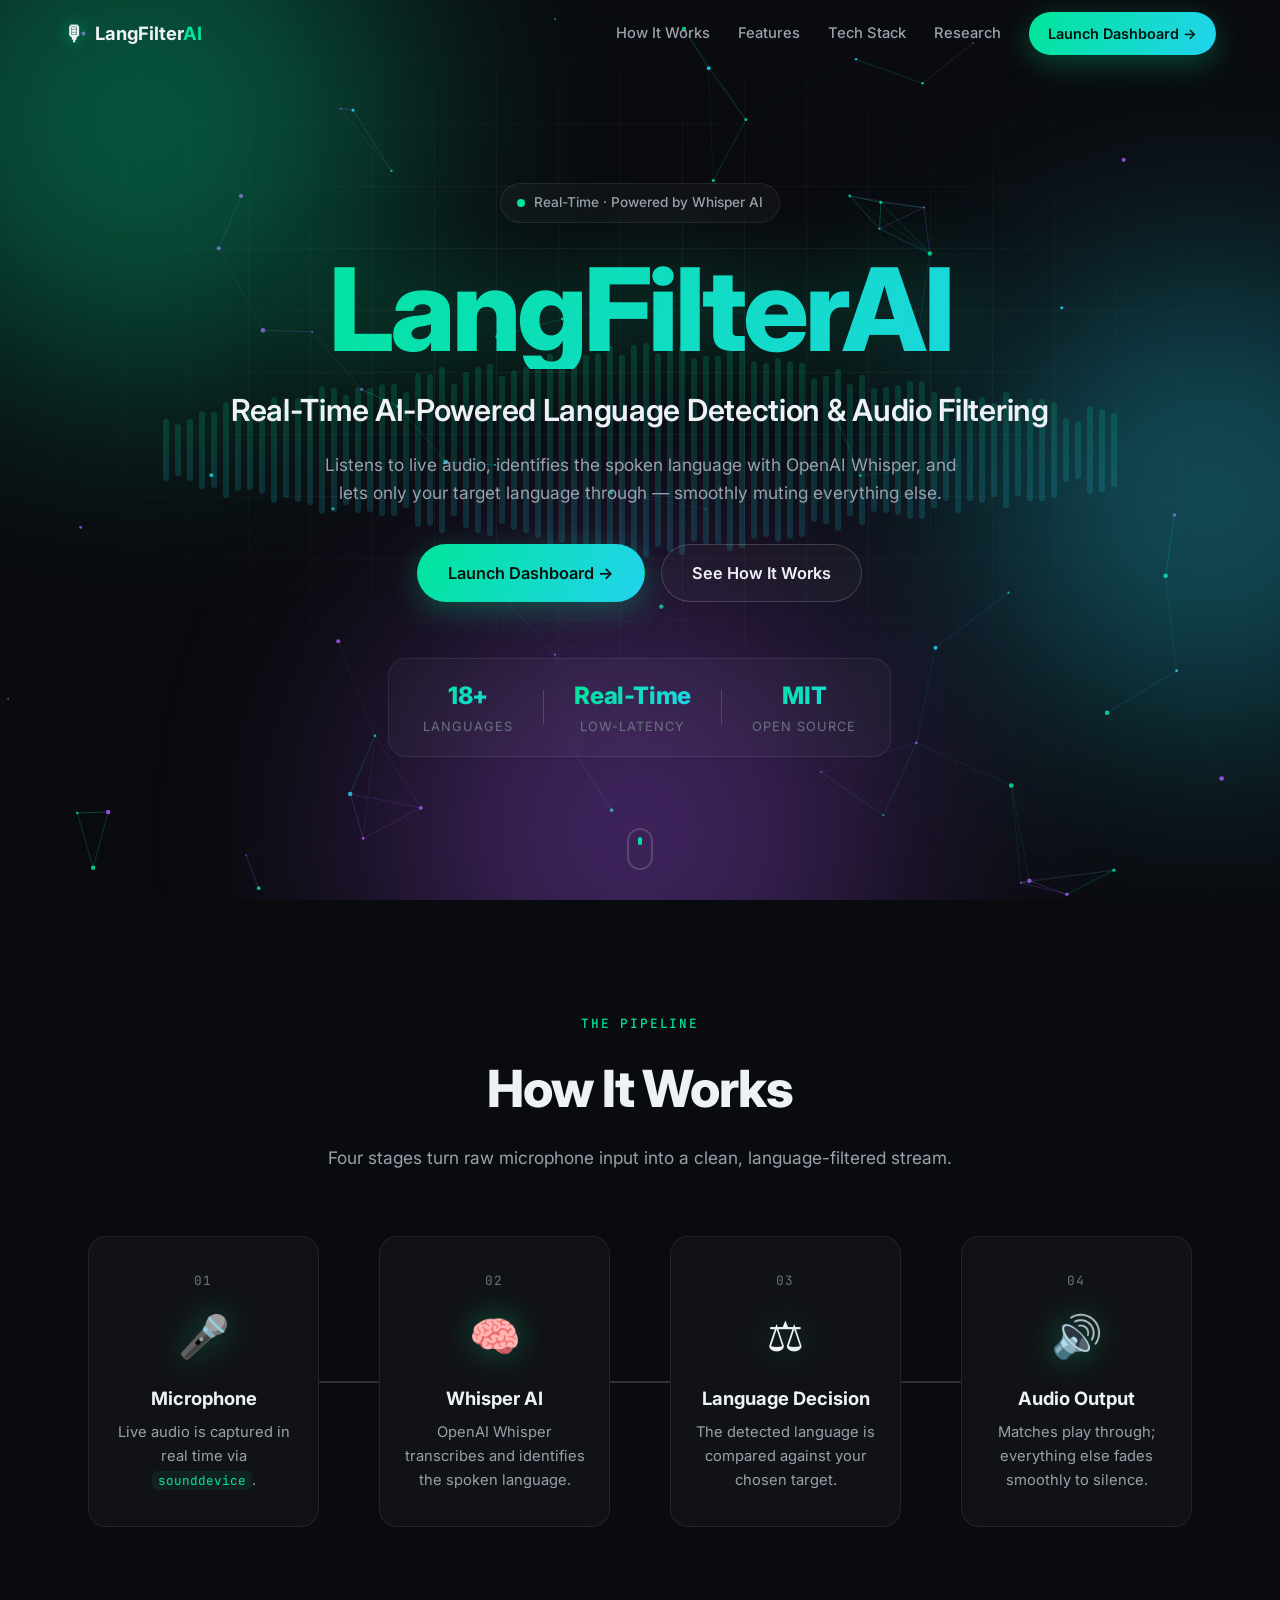
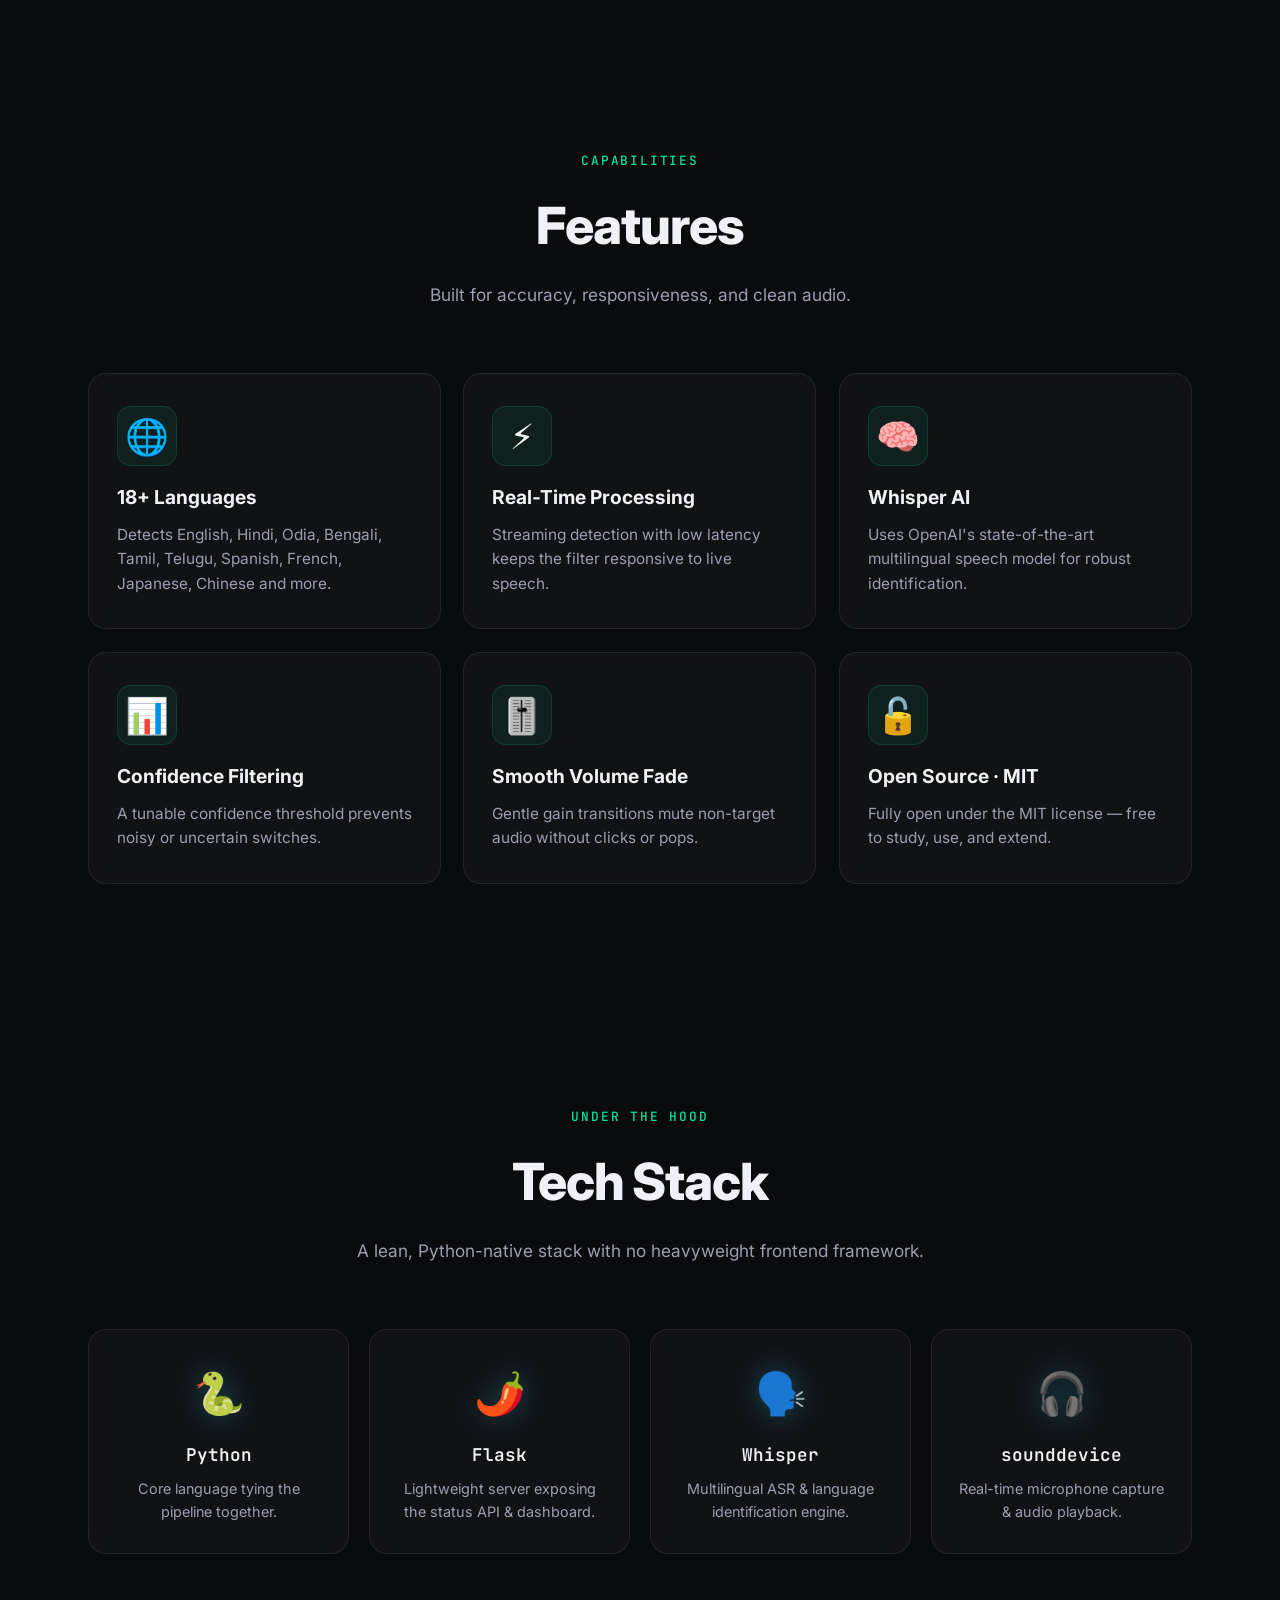
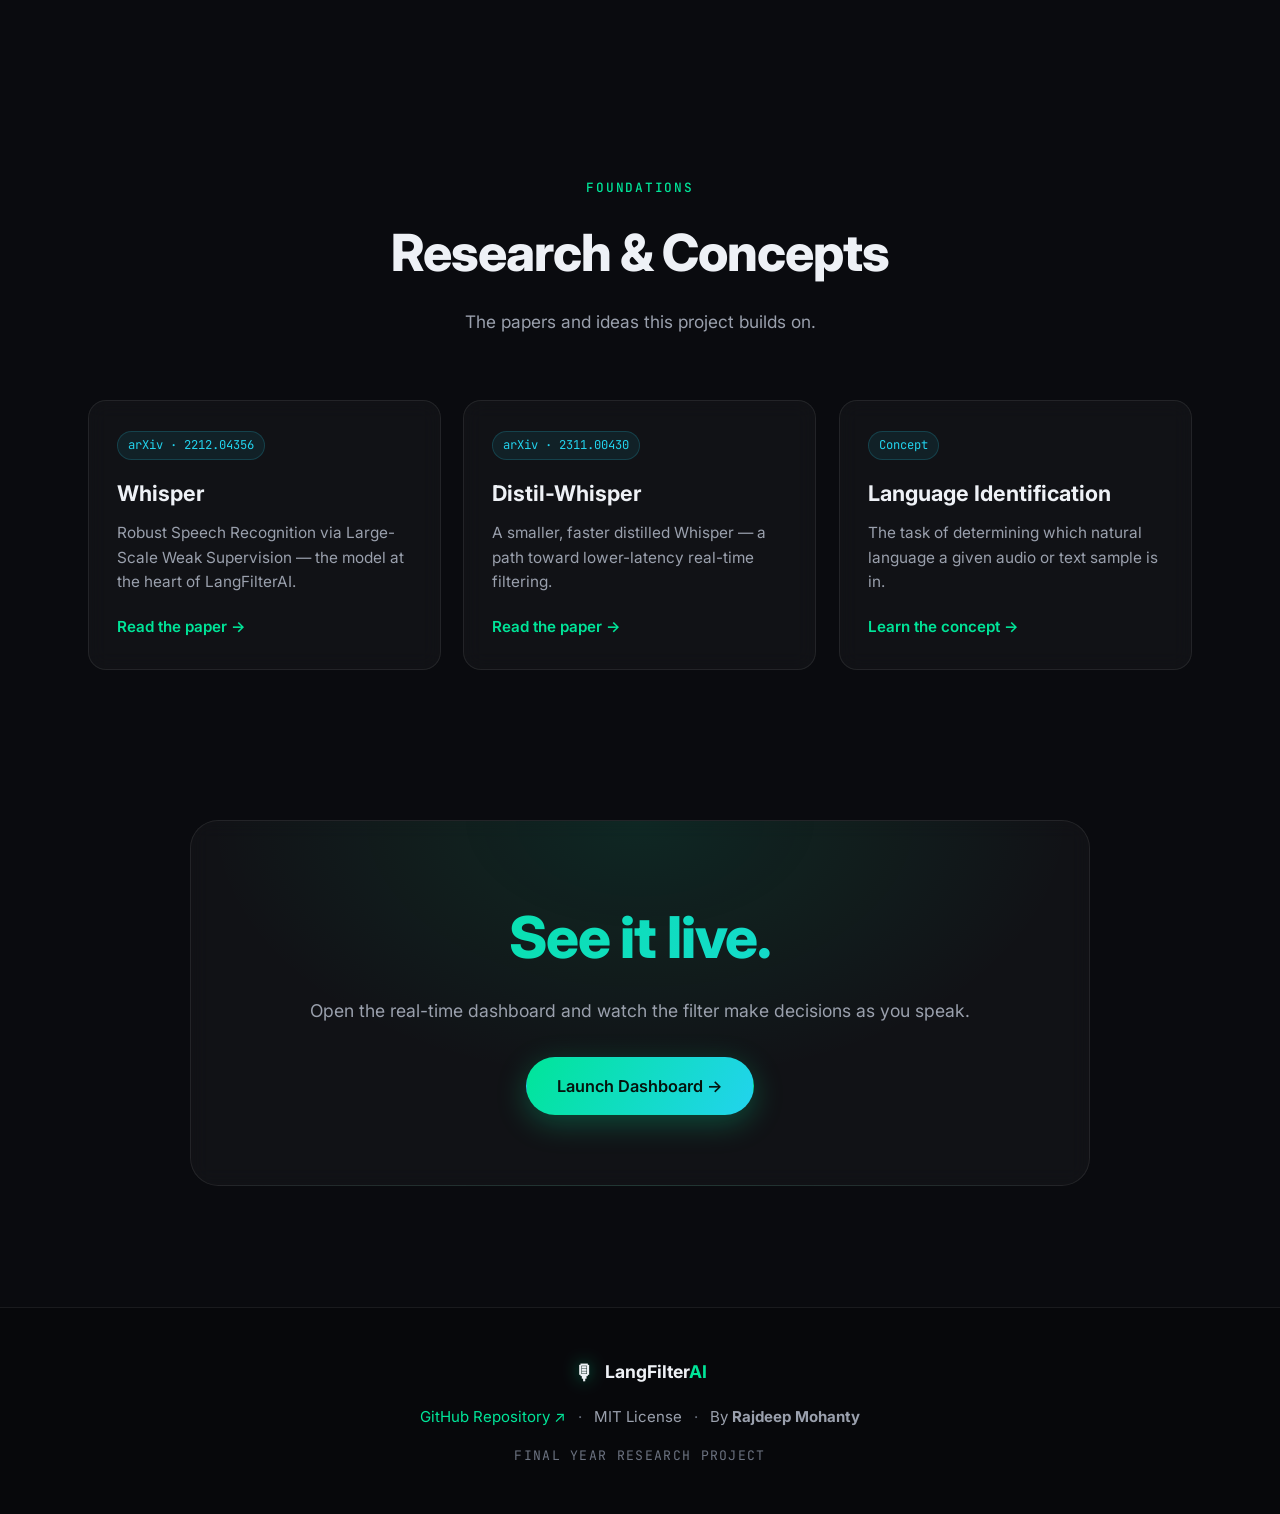
<file: index.html>
<!DOCTYPE html>
<html lang="en">
<head>
    <meta charset="UTF-8">
    <meta name="viewport" content="width=device-width, initial-scale=1.0">
    <title>LangFilterAI — Real-Time AI-Powered Language Detection & Audio Filtering</title>
    <meta name="description" content="LangFilterAI is a real-time, AI-powered audio filter that detects spoken language with Whisper and passes only your target language through — muting the rest.">
    <link rel="preconnect" href="https://fonts.googleapis.com">
    <link rel="preconnect" href="https://fonts.gstatic.com" crossorigin>
    <link href="https://fonts.googleapis.com/css2?family=Inter:wght@300;400;500;600;700;800&family=JetBrains+Mono:wght@400;500;600&display=swap" rel="stylesheet">
    <link rel="stylesheet" href="landing.css">
</head>
<body>

<!-- Ambient background layers -->
<canvas id="constellation" aria-hidden="true"></canvas>
<div class="bg-orbs" aria-hidden="true">
    <div class="orb orb-green"></div>
    <div class="orb orb-cyan"></div>
    <div class="orb orb-purple"></div>
</div>

<!-- Navbar -->
<nav class="nav" id="nav">
    <a class="nav-brand" href="#top">
        <span class="nav-logo">🎙</span>
        <span class="nav-name">LangFilter<span class="accent">AI</span></span>
    </a>
    <div class="nav-links">
        <a href="#how">How It Works</a>
        <a href="#features">Features</a>
        <a href="#stack">Tech Stack</a>
        <a href="#research">Research</a>
    </div>
    <a href="dashboard.html" class="btn btn-primary btn-sm">Launch Dashboard →</a>
</nav>

<!-- Hero -->
<header class="hero" id="top">
    <div class="hero-grid" aria-hidden="true"></div>
    <div class="hero-waves" id="heroWaves" aria-hidden="true"></div>

    <div class="hero-content">
        <div class="hero-badge reveal">
            <span class="pulse-dot"></span> Real-Time · Powered by Whisper AI
        </div>
        <h1 class="hero-title gradient-text reveal">LangFilterAI</h1>
        <p class="hero-tagline reveal">Real-Time AI-Powered Language Detection &amp; Audio Filtering</p>
        <p class="hero-sub reveal">Listens to live audio, identifies the spoken language with OpenAI Whisper, and lets only your target language through — smoothly muting everything else.</p>
        <div class="hero-cta reveal">
            <a href="dashboard.html" class="btn btn-primary btn-lg">Launch Dashboard →</a>
            <a href="#how" class="btn btn-ghost btn-lg">See How It Works</a>
        </div>
        <div class="hero-stats reveal">
            <div class="hstat"><span class="hstat-val gradient-text" data-count="18" data-suffix="+">18+</span><span class="hstat-lbl">Languages</span></div>
            <div class="hstat-div"></div>
            <div class="hstat"><span class="hstat-val gradient-text">Real-Time</span><span class="hstat-lbl">Low-Latency</span></div>
            <div class="hstat-div"></div>
            <div class="hstat"><span class="hstat-val gradient-text">MIT</span><span class="hstat-lbl">Open Source</span></div>
        </div>
    </div>

    <div class="scroll-cue" aria-hidden="true"><span></span></div>
</header>

<!-- How It Works -->
<section class="section" id="how">
    <div class="section-head reveal">
        <span class="eyebrow">The Pipeline</span>
        <h2 class="section-title">How It Works</h2>
        <p class="section-desc">Four stages turn raw microphone input into a clean, language-filtered stream.</p>
    </div>

    <div class="pipeline">
        <div class="pipe-step glass reveal">
            <div class="pipe-num">01</div>
            <div class="pipe-icon">🎤</div>
            <h3>Microphone</h3>
            <p>Live audio is captured in real time via <code>sounddevice</code>.</p>
        </div>
        <div class="pipe-connector" aria-hidden="true"></div>
        <div class="pipe-step glass reveal">
            <div class="pipe-num">02</div>
            <div class="pipe-icon">🧠</div>
            <h3>Whisper AI</h3>
            <p>OpenAI Whisper transcribes and identifies the spoken language.</p>
        </div>
        <div class="pipe-connector" aria-hidden="true"></div>
        <div class="pipe-step glass reveal">
            <div class="pipe-num">03</div>
            <div class="pipe-icon">⚖️</div>
            <h3>Language Decision</h3>
            <p>The detected language is compared against your chosen target.</p>
        </div>
        <div class="pipe-connector" aria-hidden="true"></div>
        <div class="pipe-step glass reveal">
            <div class="pipe-num">04</div>
            <div class="pipe-icon">🔊</div>
            <h3>Audio Output</h3>
            <p>Matches play through; everything else fades smoothly to silence.</p>
        </div>
    </div>
</section>

<!-- Features -->
<section class="section" id="features">
    <div class="section-head reveal">
        <span class="eyebrow">Capabilities</span>
        <h2 class="section-title">Features</h2>
        <p class="section-desc">Built for accuracy, responsiveness, and clean audio.</p>
    </div>

    <div class="feature-grid">
        <div class="feature-card glass reveal">
            <div class="feature-icon">🌐</div>
            <h3>18+ Languages</h3>
            <p>Detects English, Hindi, Odia, Bengali, Tamil, Telugu, Spanish, French, Japanese, Chinese and more.</p>
        </div>
        <div class="feature-card glass reveal">
            <div class="feature-icon">⚡</div>
            <h3>Real-Time Processing</h3>
            <p>Streaming detection with low latency keeps the filter responsive to live speech.</p>
        </div>
        <div class="feature-card glass reveal">
            <div class="feature-icon">🧠</div>
            <h3>Whisper AI</h3>
            <p>Uses OpenAI's state-of-the-art multilingual speech model for robust identification.</p>
        </div>
        <div class="feature-card glass reveal">
            <div class="feature-icon">📊</div>
            <h3>Confidence Filtering</h3>
            <p>A tunable confidence threshold prevents noisy or uncertain switches.</p>
        </div>
        <div class="feature-card glass reveal">
            <div class="feature-icon">🎚️</div>
            <h3>Smooth Volume Fade</h3>
            <p>Gentle gain transitions mute non-target audio without clicks or pops.</p>
        </div>
        <div class="feature-card glass reveal">
            <div class="feature-icon">🔓</div>
            <h3>Open Source · MIT</h3>
            <p>Fully open under the MIT license — free to study, use, and extend.</p>
        </div>
    </div>
</section>

<!-- Tech Stack -->
<section class="section" id="stack">
    <div class="section-head reveal">
        <span class="eyebrow">Under the Hood</span>
        <h2 class="section-title">Tech Stack</h2>
        <p class="section-desc">A lean, Python-native stack with no heavyweight frontend framework.</p>
    </div>

    <div class="stack-grid">
        <div class="stack-card glass reveal">
            <div class="stack-icon">🐍</div>
            <h3>Python</h3>
            <p>Core language tying the pipeline together.</p>
        </div>
        <div class="stack-card glass reveal">
            <div class="stack-icon">🌶️</div>
            <h3>Flask</h3>
            <p>Lightweight server exposing the status API &amp; dashboard.</p>
        </div>
        <div class="stack-card glass reveal">
            <div class="stack-icon">🗣️</div>
            <h3>Whisper</h3>
            <p>Multilingual ASR &amp; language identification engine.</p>
        </div>
        <div class="stack-card glass reveal">
            <div class="stack-icon">🎧</div>
            <h3>sounddevice</h3>
            <p>Real-time microphone capture &amp; audio playback.</p>
        </div>
    </div>
</section>

<!-- Research & Concepts -->
<section class="section" id="research">
    <div class="section-head reveal">
        <span class="eyebrow">Foundations</span>
        <h2 class="section-title">Research &amp; Concepts</h2>
        <p class="section-desc">The papers and ideas this project builds on.</p>
    </div>

    <div class="research-grid">
        <a class="research-card glass reveal" href="https://arxiv.org/abs/2212.04356" target="_blank" rel="noopener noreferrer">
            <span class="research-tag">arXiv · 2212.04356</span>
            <h3>Whisper</h3>
            <p>Robust Speech Recognition via Large-Scale Weak Supervision — the model at the heart of LangFilterAI.</p>
            <span class="research-link">Read the paper →</span>
        </a>
        <a class="research-card glass reveal" href="https://arxiv.org/abs/2311.00430" target="_blank" rel="noopener noreferrer">
            <span class="research-tag">arXiv · 2311.00430</span>
            <h3>Distil-Whisper</h3>
            <p>A smaller, faster distilled Whisper — a path toward lower-latency real-time filtering.</p>
            <span class="research-link">Read the paper →</span>
        </a>
        <a class="research-card glass reveal" href="https://en.wikipedia.org/wiki/Language_identification" target="_blank" rel="noopener noreferrer">
            <span class="research-tag">Concept</span>
            <h3>Language Identification</h3>
            <p>The task of determining which natural language a given audio or text sample is in.</p>
            <span class="research-link">Learn the concept →</span>
        </a>
    </div>
</section>

<!-- CTA strip -->
<section class="cta-strip reveal">
    <h2 class="gradient-text">See it live.</h2>
    <p>Open the real-time dashboard and watch the filter make decisions as you speak.</p>
    <a href="dashboard.html" class="btn btn-primary btn-lg">Launch Dashboard →</a>
</section>

<!-- Footer -->
<footer class="footer">
    <div class="footer-inner">
        <div class="footer-brand">
            <span class="nav-logo">🎙</span>
            <span class="nav-name">LangFilter<span class="accent">AI</span></span>
        </div>
        <div class="footer-meta">
            <a href="https://github.com/rajdeep5901/Lang-Filter-AI" target="_blank" rel="noopener noreferrer">GitHub Repository ↗</a>
            <span class="dot">·</span>
            <span>MIT License</span>
            <span class="dot">·</span>
            <span>By <strong>Rajdeep Mohanty</strong></span>
        </div>
        <div class="footer-tag">Final Year Research Project</div>
    </div>
</footer>

<script src="landing.js"></script>
</body>
</html>
</file>
<file: landing.css>
/* =============================================================
   LangFilterAI — Landing Page Styles
   Standalone stylesheet (does NOT affect dashboard/style.css).
   Desktop-focused, dark neon theme inspired by neon.tech.
   ============================================================= */

:root {
    --bg:            #0a0b0f;
    --bg-soft:       #0e1016;
    --panel:         rgba(255, 255, 255, 0.03);
    --panel-brd:     rgba(255, 255, 255, 0.08);
    --panel-brd-hi:  rgba(255, 255, 255, 0.16);

    --green:  #00e599;
    --cyan:   #22d3ee;
    --purple: #a855f7;

    --text:      #eef1f6;
    --text-mut:  #9aa0ad;
    --text-dim:  #6b7280;

    --grad: linear-gradient(120deg, #00e599 0%, #22d3ee 40%, #a855f7 80%, #00e599 100%);
    --grad-line: linear-gradient(90deg, transparent, var(--green), var(--cyan), transparent);

    --radius: 18px;
    --radius-sm: 12px;
    --maxw: 1200px;

    --shadow-glow: 0 0 40px rgba(0, 229, 153, 0.18);
    --ease: cubic-bezier(0.22, 1, 0.36, 1);
}

* { box-sizing: border-box; margin: 0; padding: 0; }

html { scroll-behavior: smooth; }

body {
    background: var(--bg);
    color: var(--text);
    font-family: 'Inter', system-ui, -apple-system, sans-serif;
    line-height: 1.6;
    overflow-x: hidden;
    position: relative;
    min-height: 100vh;
}

a { color: inherit; text-decoration: none; }
code {
    font-family: 'JetBrains Mono', monospace;
    font-size: 0.86em;
    color: var(--green);
    background: rgba(0, 229, 153, 0.08);
    padding: 1px 6px;
    border-radius: 6px;
}

/* ---------- Ambient background ---------- */
#constellation {
    position: fixed;
    inset: 0;
    width: 100%;
    height: 100%;
    z-index: 0;
    pointer-events: none;
}

.bg-orbs { position: fixed; inset: 0; z-index: 0; pointer-events: none; overflow: hidden; }
.orb {
    position: absolute;
    border-radius: 50%;
    filter: blur(120px);
    opacity: 0.35;
    animation: orbFloat 22s ease-in-out infinite;
}
.orb-green  { width: 520px; height: 520px; background: #00e599; top: -140px; left: -120px; }
.orb-cyan   { width: 460px; height: 460px; background: #22d3ee; top: 30%; right: -160px; animation-delay: -7s; }
.orb-purple { width: 500px; height: 500px; background: #a855f7; bottom: -180px; left: 30%; animation-delay: -13s; }

@keyframes orbFloat {
    0%, 100% { transform: translate(0, 0) scale(1); }
    33%      { transform: translate(40px, -30px) scale(1.08); }
    66%      { transform: translate(-30px, 40px) scale(0.96); }
}

/* Keep page content above ambient layers */
.nav, .hero, .section, .cta-strip, .footer { position: relative; z-index: 2; }

/* ---------- Gradient text ---------- */
.gradient-text {
    background: var(--grad);
    background-size: 300% 100%;
    -webkit-background-clip: text;
    background-clip: text;
    -webkit-text-fill-color: transparent;
    color: transparent;
    animation: gradientShift 8s ease infinite;
}
@keyframes gradientShift {
    0%   { background-position: 0% 50%; }
    50%  { background-position: 100% 50%; }
    100% { background-position: 0% 50%; }
}

/* ---------- Navbar ---------- */
.nav {
    position: fixed;
    top: 0; left: 0; right: 0;
    height: 68px;
    display: flex;
    align-items: center;
    gap: 28px;
    padding: 0 clamp(24px, 5vw, 64px);
    z-index: 50;
    transition: background 0.3s var(--ease), border-color 0.3s var(--ease), backdrop-filter 0.3s var(--ease);
    border-bottom: 1px solid transparent;
}
.nav.scrolled {
    background: rgba(10, 11, 15, 0.72);
    backdrop-filter: blur(14px);
    -webkit-backdrop-filter: blur(14px);
    border-bottom: 1px solid var(--panel-brd);
}
.nav-brand { display: flex; align-items: center; gap: 10px; font-weight: 700; font-size: 1.15rem; }
.nav-logo { font-size: 1.3rem; filter: drop-shadow(0 0 8px rgba(0, 229, 153, 0.5)); }
.nav-name .accent, .accent { color: var(--green); }
.nav-links { display: flex; gap: 28px; margin-left: auto; }
.nav-links a {
    color: var(--text-mut);
    font-size: 0.92rem;
    font-weight: 500;
    transition: color 0.2s var(--ease);
    position: relative;
}
.nav-links a::after {
    content: ''; position: absolute; left: 0; bottom: -6px;
    width: 0; height: 2px; background: var(--grad); border-radius: 2px;
    transition: width 0.25s var(--ease);
}
.nav-links a:hover { color: var(--text); }
.nav-links a:hover::after { width: 100%; }

/* ---------- Buttons ---------- */
.btn {
    display: inline-flex;
    align-items: center;
    justify-content: center;
    gap: 8px;
    font-family: inherit;
    font-weight: 600;
    border-radius: 999px;
    cursor: pointer;
    border: 1px solid transparent;
    transition: transform 0.2s var(--ease), box-shadow 0.25s var(--ease), background 0.25s var(--ease);
    white-space: nowrap;
}
.btn-sm { padding: 9px 18px; font-size: 0.9rem; }
.btn-lg { padding: 15px 30px; font-size: 1.02rem; }
.btn-primary {
    background: linear-gradient(120deg, #00e599, #22d3ee);
    color: #05130d;
    box-shadow: 0 8px 30px rgba(0, 229, 153, 0.28);
}
.btn-primary:hover {
    transform: translateY(-2px);
    box-shadow: 0 12px 44px rgba(0, 229, 153, 0.5);
}
.btn-ghost {
    background: var(--panel);
    color: var(--text);
    border: 1px solid var(--panel-brd-hi);
}
.btn-ghost:hover {
    transform: translateY(-2px);
    border-color: var(--green);
    box-shadow: 0 8px 30px rgba(0, 229, 153, 0.15);
}

/* ---------- Hero ---------- */
.hero {
    min-height: 100vh;
    display: flex;
    flex-direction: column;
    align-items: center;
    justify-content: center;
    text-align: center;
    padding: 120px clamp(24px, 5vw, 64px) 80px;
    overflow: hidden;
}
.hero-grid {
    position: absolute; inset: 0;
    background-image:
        linear-gradient(rgba(255, 255, 255, 0.045) 1px, transparent 1px),
        linear-gradient(90deg, rgba(255, 255, 255, 0.045) 1px, transparent 1px);
    background-size: 62px 62px;
    -webkit-mask-image: radial-gradient(ellipse 70% 60% at 50% 40%, #000 30%, transparent 75%);
    mask-image: radial-gradient(ellipse 70% 60% at 50% 40%, #000 30%, transparent 75%);
    animation: gridPan 24s linear infinite;
    z-index: 1;
}
@keyframes gridPan { to { background-position: 62px 62px, 62px 62px; } }

.hero-waves {
    position: absolute;
    left: 0; right: 0;
    top: 50%;
    transform: translateY(-50%);
    height: 260px;
    display: flex;
    align-items: center;
    justify-content: center;
    gap: 6px;
    opacity: 0.16;
    z-index: 1;
    pointer-events: none;
}
.hero-waves span {
    width: 6px;
    border-radius: 6px;
    background: linear-gradient(180deg, var(--green), var(--cyan));
    animation: wavePulse 1.4s ease-in-out infinite;
}

@keyframes wavePulse {
    0%, 100% { transform: scaleY(0.28); opacity: 0.5; }
    50%      { transform: scaleY(1); opacity: 1; }
}

.hero-content { position: relative; z-index: 3; max-width: 900px; }

.hero-badge {
    display: inline-flex;
    align-items: center;
    gap: 9px;
    font-size: 0.85rem;
    font-weight: 500;
    color: var(--text-mut);
    background: var(--panel);
    border: 1px solid var(--panel-brd);
    padding: 8px 16px;
    border-radius: 999px;
    margin-bottom: 28px;
    backdrop-filter: blur(8px);
}
.pulse-dot {
    width: 8px; height: 8px; border-radius: 50%;
    background: var(--green);
    box-shadow: 0 0 0 0 rgba(0, 229, 153, 0.6);
    animation: pulseDot 1.8s ease-out infinite;
}
@keyframes pulseDot {
    0%   { box-shadow: 0 0 0 0 rgba(0, 229, 153, 0.55); }
    70%  { box-shadow: 0 0 0 10px rgba(0, 229, 153, 0); }
    100% { box-shadow: 0 0 0 0 rgba(0, 229, 153, 0); }
}

.hero-title {
    font-size: clamp(4rem, 9vw, 7.5rem);
    font-weight: 800;
    letter-spacing: -0.03em;
    line-height: 1.02;
    margin-bottom: 18px;
    filter: drop-shadow(0 0 45px rgba(0, 229, 153, 0.28));
}
.hero-tagline {
    font-size: clamp(1.3rem, 2.4vw, 1.9rem);
    font-weight: 600;
    color: var(--text);
    margin-bottom: 16px;
    letter-spacing: -0.01em;
}
.hero-sub {
    font-size: 1.08rem;
    color: var(--text-mut);
    max-width: 640px;
    margin: 0 auto 38px;
}
.hero-cta { display: flex; gap: 16px; justify-content: center; margin-bottom: 56px; }

.hero-stats {
    display: inline-flex;
    align-items: center;
    gap: 30px;
    padding: 18px 34px;
    background: var(--panel);
    border: 1px solid var(--panel-brd);
    border-radius: var(--radius);
    backdrop-filter: blur(8px);
}
.hstat { display: flex; flex-direction: column; gap: 2px; }
.hstat-val { font-size: 1.5rem; font-weight: 800; letter-spacing: -0.01em; }
.hstat-lbl { font-size: 0.8rem; color: var(--text-dim); text-transform: uppercase; letter-spacing: 0.08em; }
.hstat-div { width: 1px; height: 34px; background: var(--panel-brd-hi); }

.scroll-cue {
    position: absolute;
    bottom: 30px; left: 50%;
    transform: translateX(-50%);
    width: 26px; height: 42px;
    border: 2px solid var(--panel-brd-hi);
    border-radius: 14px;
    display: flex;
    justify-content: center;
    z-index: 3;
}
.scroll-cue span {
    width: 4px; height: 8px;
    background: var(--green);
    border-radius: 3px;
    margin-top: 7px;
    animation: scrollCue 1.8s ease-in-out infinite;
}
@keyframes scrollCue {
    0%   { opacity: 0; transform: translateY(-4px); }
    40%  { opacity: 1; }
    100% { opacity: 0; transform: translateY(12px); }
}

/* ---------- Sections ---------- */
.section {
    max-width: var(--maxw);
    margin: 0 auto;
    padding: 110px clamp(24px, 5vw, 48px);
}
.section-head { text-align: center; max-width: 680px; margin: 0 auto 64px; }
.eyebrow {
    display: inline-block;
    font-family: 'JetBrains Mono', monospace;
    font-size: 0.8rem;
    font-weight: 500;
    letter-spacing: 0.14em;
    text-transform: uppercase;
    color: var(--green);
    margin-bottom: 14px;
}
.section-title {
    font-size: clamp(2.2rem, 4vw, 3.2rem);
    font-weight: 800;
    letter-spacing: -0.02em;
    margin-bottom: 14px;
}
.section-desc { font-size: 1.08rem; color: var(--text-mut); }

/* ---------- Glass card base ---------- */
.glass {
    background: var(--panel);
    border: 1px solid var(--panel-brd);
    border-radius: var(--radius);
    backdrop-filter: blur(10px);
    -webkit-backdrop-filter: blur(10px);
    position: relative;
    transition: transform 0.3s var(--ease), border-color 0.3s var(--ease), box-shadow 0.3s var(--ease);
}
.glass::before {
    content: '';
    position: absolute; inset: 0;
    border-radius: inherit;
    padding: 1px;
    background: var(--grad);
    -webkit-mask: linear-gradient(#000 0 0) content-box, linear-gradient(#000 0 0);
    -webkit-mask-composite: xor;
    mask-composite: exclude;
    opacity: 0;
    transition: opacity 0.3s var(--ease);
    pointer-events: none;
}
.glass:hover {
    transform: translateY(-6px);
    border-color: transparent;
    box-shadow: 0 20px 50px rgba(0, 0, 0, 0.4), var(--shadow-glow);
}
.glass:hover::before { opacity: 1; }

/* ---------- Pipeline ---------- */
.pipeline {
    display: flex;
    align-items: stretch;
    justify-content: center;
    gap: 0;
}
.pipe-step {
    flex: 1;
    max-width: 250px;
    padding: 34px 24px;
    text-align: center;
}
.pipe-num {
    font-family: 'JetBrains Mono', monospace;
    font-size: 0.8rem;
    color: var(--text-dim);
    letter-spacing: 0.1em;
    margin-bottom: 12px;
}
.pipe-icon {
    font-size: 2.6rem;
    margin-bottom: 14px;
    display: inline-block;
    filter: drop-shadow(0 0 16px rgba(0, 229, 153, 0.35));
    animation: floatY 4s ease-in-out infinite;
}
.pipe-step:nth-child(3) .pipe-icon { animation-delay: -1s; }
.pipe-step:nth-child(5) .pipe-icon { animation-delay: -2s; }
.pipe-step:nth-child(7) .pipe-icon { animation-delay: -3s; }
@keyframes floatY { 0%, 100% { transform: translateY(0); } 50% { transform: translateY(-8px); } }

.pipe-step h3 { font-size: 1.15rem; font-weight: 700; margin-bottom: 8px; }
.pipe-step p { font-size: 0.92rem; color: var(--text-mut); }

.pipe-connector {
    flex: 0 0 60px;
    align-self: center;
    height: 2px;
    position: relative;
    background: var(--panel-brd-hi);
    overflow: hidden;
    border-radius: 2px;
}
.pipe-connector::after {
    content: '';
    position: absolute; top: 0; left: -40%;
    width: 40%; height: 100%;
    background: linear-gradient(90deg, transparent, var(--green), var(--cyan), transparent);
    animation: dashFlow 2.4s linear infinite;
}
@keyframes dashFlow { 0% { left: -40%; } 100% { left: 100%; } }

/* ---------- Feature grid ---------- */
.feature-grid {
    display: grid;
    grid-template-columns: repeat(3, 1fr);
    gap: 22px;
}
.feature-card { padding: 32px 28px; }
.feature-icon {
    font-size: 2.2rem;
    margin-bottom: 16px;
    display: inline-flex;
    width: 60px; height: 60px;
    align-items: center; justify-content: center;
    border-radius: 14px;
    background: rgba(0, 229, 153, 0.07);
    border: 1px solid rgba(0, 229, 153, 0.15);
}
.feature-card h3 { font-size: 1.2rem; font-weight: 700; margin-bottom: 10px; }
.feature-card p { color: var(--text-mut); font-size: 0.96rem; }

/* ---------- Stack grid ---------- */
.stack-grid {
    display: grid;
    grid-template-columns: repeat(4, 1fr);
    gap: 20px;
}
.stack-card { padding: 30px 24px; text-align: center; }
.stack-icon {
    font-size: 2.6rem;
    margin-bottom: 14px;
    display: block;
    filter: drop-shadow(0 0 14px rgba(34, 211, 238, 0.3));
}
.stack-card h3 {
    font-family: 'JetBrains Mono', monospace;
    font-size: 1.1rem;
    font-weight: 600;
    margin-bottom: 8px;
    color: var(--text);
}
.stack-card p { font-size: 0.9rem; color: var(--text-mut); }

/* ---------- Research grid ---------- */
.research-grid {
    display: grid;
    grid-template-columns: repeat(3, 1fr);
    gap: 22px;
}
.research-card { padding: 30px 28px; display: flex; flex-direction: column; }
.research-tag {
    display: inline-block;
    align-self: flex-start;
    font-family: 'JetBrains Mono', monospace;
    font-size: 0.76rem;
    color: var(--cyan);
    background: rgba(34, 211, 238, 0.08);
    border: 1px solid rgba(34, 211, 238, 0.18);
    padding: 4px 10px;
    border-radius: 999px;
    margin-bottom: 16px;
}
.research-card h3 { font-size: 1.35rem; font-weight: 700; margin-bottom: 10px; }
.research-card p { color: var(--text-mut); font-size: 0.96rem; margin-bottom: 20px; flex: 1; }
.research-link {
    font-weight: 600;
    font-size: 0.95rem;
    color: var(--green);
    transition: gap 0.2s var(--ease), letter-spacing 0.2s var(--ease);
}
.research-card:hover .research-link { letter-spacing: 0.02em; }

/* ---------- CTA strip ---------- */
.cta-strip {
    max-width: 900px;
    margin: 40px auto 120px;
    text-align: center;
    padding: 70px 40px;
    background:
        radial-gradient(ellipse 80% 120% at 50% 0%, rgba(0, 229, 153, 0.1), transparent 60%),
        var(--panel);
    border: 1px solid var(--panel-brd);
    border-radius: 28px;
    backdrop-filter: blur(10px);
}
.cta-strip h2 {
    font-size: clamp(2.4rem, 5vw, 3.6rem);
    font-weight: 800;
    letter-spacing: -0.02em;
    margin-bottom: 14px;
}
.cta-strip p { color: var(--text-mut); font-size: 1.1rem; margin-bottom: 32px; }

/* ---------- Footer ---------- */
.footer {
    border-top: 1px solid var(--panel-brd);
    padding: 48px clamp(24px, 5vw, 64px);
    background: rgba(0, 0, 0, 0.25);
}
.footer-inner {
    max-width: var(--maxw);
    margin: 0 auto;
    display: flex;
    flex-direction: column;
    align-items: center;
    gap: 16px;
    text-align: center;
}
.footer-brand { display: flex; align-items: center; gap: 10px; font-weight: 700; font-size: 1.1rem; }
.footer-meta {
    display: flex;
    align-items: center;
    gap: 12px;
    flex-wrap: wrap;
    justify-content: center;
    color: var(--text-mut);
    font-size: 0.94rem;
}
.footer-meta a { color: var(--green); transition: opacity 0.2s var(--ease); }
.footer-meta a:hover { opacity: 0.75; }
.footer-meta .dot { color: var(--text-dim); }
.footer-tag {
    font-family: 'JetBrains Mono', monospace;
    font-size: 0.82rem;
    letter-spacing: 0.1em;
    text-transform: uppercase;
    color: var(--text-dim);
}

/* ---------- Scroll reveal ---------- */
.reveal {
    opacity: 0;
    transform: translateY(28px);
    transition: opacity 0.7s var(--ease), transform 0.7s var(--ease);
    will-change: opacity, transform;
}
.reveal.in { opacity: 1; transform: translateY(0); }

/* Stagger children inside grids/pipeline */
.feature-grid .reveal.in,
.stack-grid .reveal.in,
.research-grid .reveal.in,
.pipeline .reveal.in { transition-delay: var(--delay, 0s); }

/* ---------- Reduced motion ---------- */
@media (prefers-reduced-motion: reduce) {
    *, *::before, *::after {
        animation-duration: 0.001ms !important;
        animation-iteration-count: 1 !important;
        transition-duration: 0.001ms !important;
        scroll-behavior: auto !important;
    }
    .reveal { opacity: 1; transform: none; }
}
</file>
